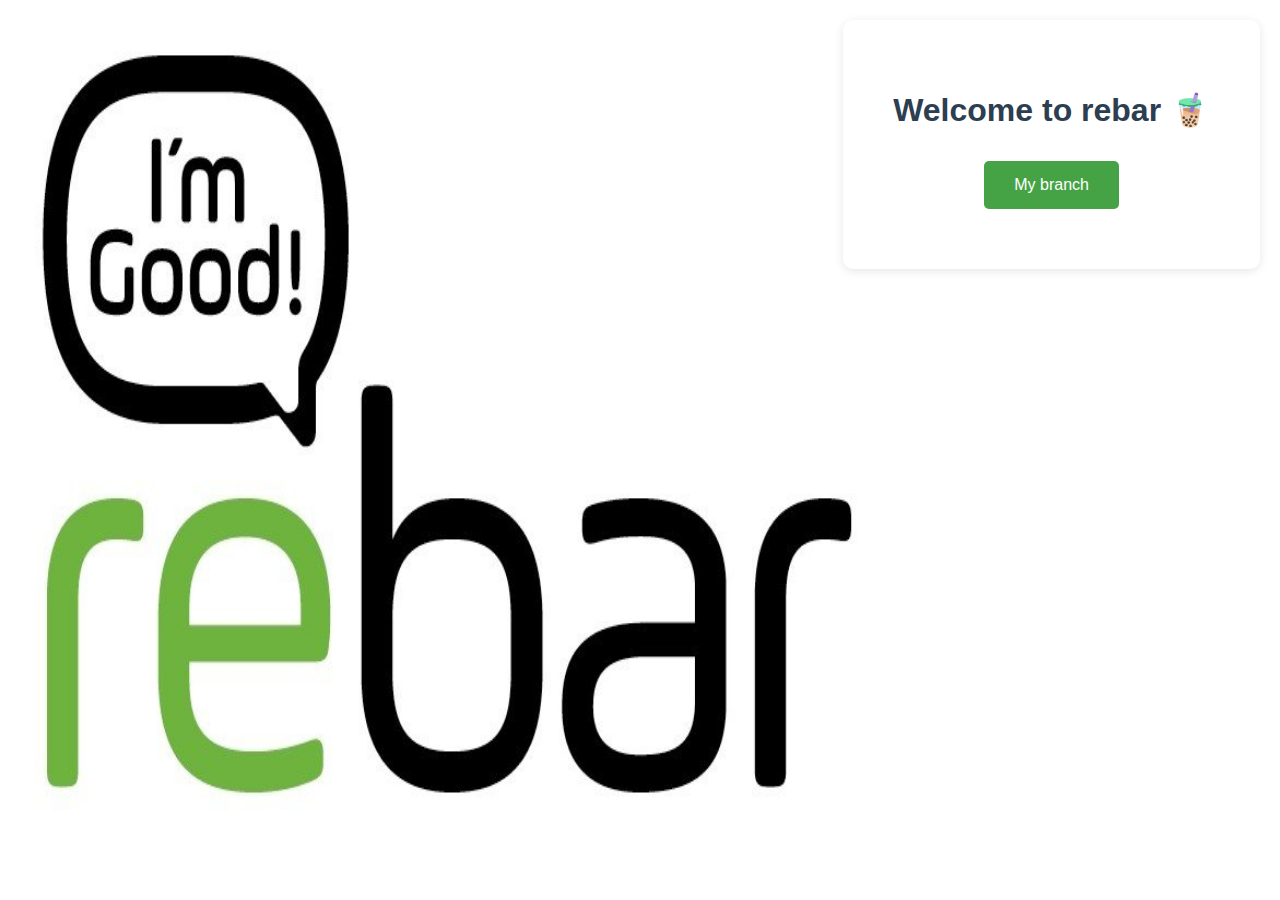
<file: rebarProject/REBAR/wwwroot/index.html>
﻿<!--<!DOCTYPE html>
<html lang="en">
<head>
    <meta charset="UTF-8">
    <meta name="viewport" content="width=device-width, initial-scale=1.0">
    <title>REBAR Menu</title>
</head>
<body>
    <button id="loadMenu" onclick="loadMenu()">Load Menu</button>
    <div id="menu"></div>
    <script src="./js/app.js"></script>
</body>
</html>-->
<!DOCTYPE html>
<html lang="en">
<head>
    <meta charset="UTF-8">
    <meta name="viewport" content="width=device-width, initial-scale=1.0">
    <link rel="stylesheet" href="styles.css">
    <title>REBAR Shakes</title>
</head>
<body>
    <div class="container">
        <h1>Welcome to rebar 🧋</h1>
        <div class="buttons">
            <!--<a href="menu.html" class="btn">View Menu</a>
            <a href="order.html" class="btn">Let's Order</a>-->
            <a href="Branchs.html" class="btn" target="_blank">My branch</a>
        </div>
    </div>
</body>
</html>
</file>
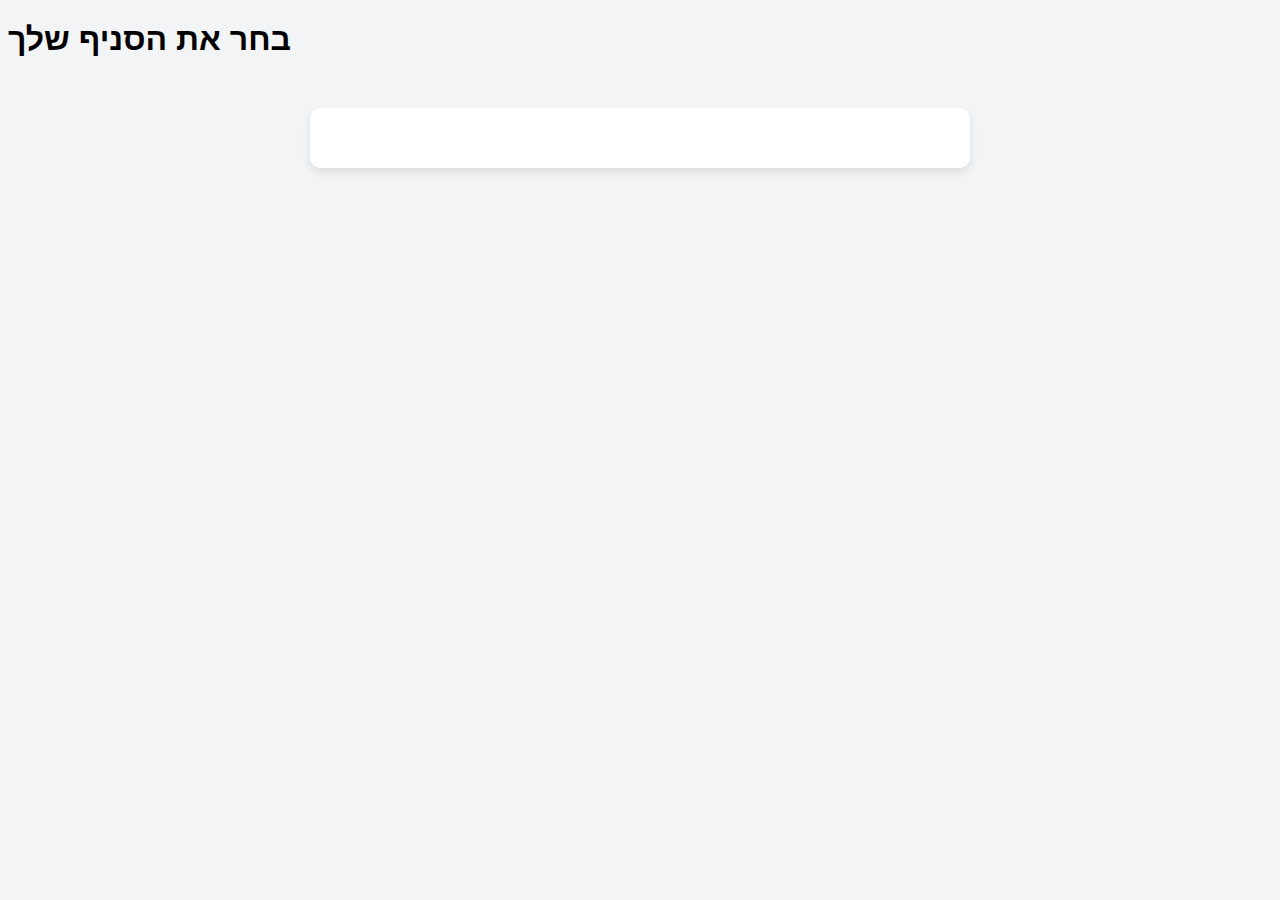
<file: rebarProject/REBAR/wwwroot/Branchs.html>
﻿<!DOCTYPE html>
<html lang="en">
<head>
    <meta charset="UTF-8">
    <meta name="viewport" content="width=device-width, initial-scale=1.0">
    <link rel="stylesheet" href="branchStyle.css">
    <title>סניפי REBAR Shakes</title>
</head>
<body onload="branchs()">
    <h1> בחר את הסניף שלך</h1>
    <div class="container">
        <div id="branches"></div>
    </div>
    <script src="./js/app.js"></script>
</body>
</html>
</file>
<file: rebarProject/REBAR/wwwroot/styles.css>
﻿body {
    font-family: Arial, sans-serif;
    background-image: url('images/background.jpg');
    background-size: 70% 100%;
    background-repeat: no-repeat;
    background-attachment: fixed;
    margin: 0;
    padding: 0;
    display: flex;
    justify-content: center;
    align-items: center;
    height: 100vh;
}

.container {
    background-color: #fff;
    padding: 50px;
    border-radius: 10px;
    box-shadow: 0 2px 10px rgba(0, 0, 0, 0.1);
    text-align: center;
    position: absolute; /* הגדרת המיקום כאבסולוטי */
    top: 20px; /* הרחקה של 20 פיקסלים מהקצה העליון של הדף */
    right: 20px; /* הרחקה של 20 פיקסלים מהקצה הימני של הדף */
}

h1 {
    color: #2c3e50;
}

.buttons {
    margin-top: 20px;
}

.btn {
    display: inline-block;
    padding: 15px 30px;
    margin: 10px;
    border-radius: 5px;
    background-color: #46a345;
    color: #fff;
    text-decoration: none;
    transition: background-color 0.3s;
}

    .btn:hover {
        background-color: #151715;
    }
.shakeBox {
    width: 150px;
    height: 150px;
    border: 1px solid black;
    margin: 10px;
    display: inline-block;
    position: relative;
    overflow: hidden;
}

    .shakeBox:hover .shakeDescription {
        display: block;
    }

.shakeDescription {
    display: none;
    position: absolute;
    bottom: 0;
    left: 0;
    right: 0;
    background-color: rgba(0, 0, 0, 0.7);
    color: white;
    padding: 5px;
}
</file>
<file: rebarProject/REBAR/wwwroot/branchStyle.css>
﻿body {
    background-color: #f3f4f6;
    font-family: 'Arial', sans-serif;
}

.container {
    background-color: #fff;
    padding: 30px;
    border-radius: 10px;
    max-width: 600px;
    margin: 50px auto;
    text-align: center;
    box-shadow: 0 4px 8px rgba(0, 0, 0, 0.1);
}

button {
    background-color: #4CAF50;
    color: white;
    border: none;
    padding: 15px 32px;
    text-align: center;
    text-decoration: none;
    display: inline-block;
    font-size: 16px;
    margin: 4px 2px;
    cursor: pointer;
    border-radius: 4px;
}
</file>
